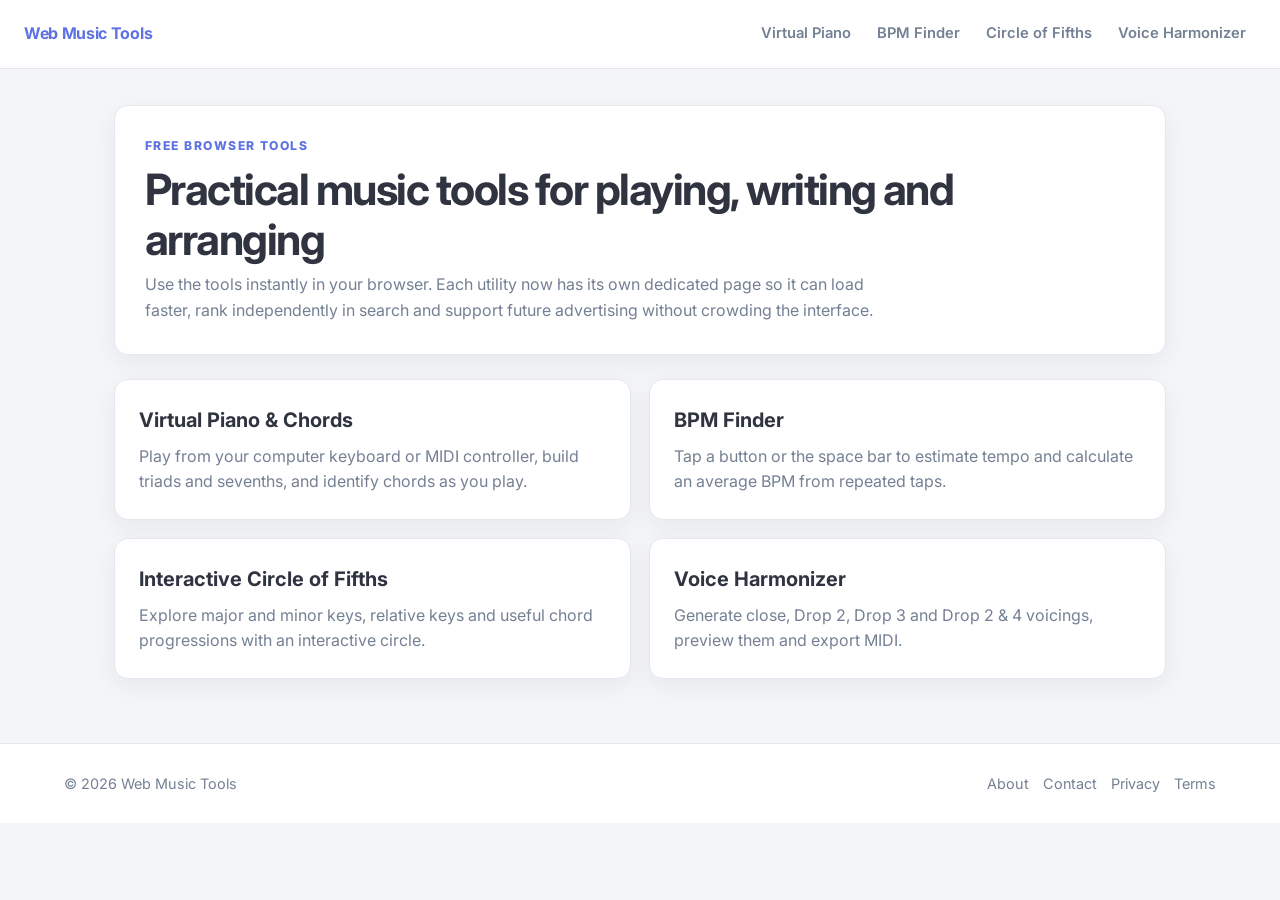
<file: index.html>
<!doctype html>
<html lang="en">
<head>
  <meta charset="utf-8">
  <meta name="viewport" content="width=device-width, initial-scale=1">
  <title>Web Music Tools | Free Interactive Music Utilities</title>
  <meta name="description" content="Free browser-based music tools including a virtual piano, BPM finder, interactive circle of fifths and voice harmonizer.">
  <link rel="canonical" href="/">
  <meta name="robots" content="index,follow">
  <link rel="preconnect" href="https://fonts.googleapis.com">
  <link rel="preconnect" href="https://fonts.gstatic.com" crossorigin>
  <link href="https://fonts.googleapis.com/css2?family=Inter:wght@400;500;600;700;800&display=swap" rel="stylesheet">
  <link rel="stylesheet" href="assets/style.css">
  <script src="assets/config.js"></script>
  <script defer src="assets/js/site.js"></script>
</head>
<body>
<header class="site-header">
  <div class="header-inner">
    <a class="brand" href="/">Web Music Tools</a>
    <button class="nav-toggle" type="button" data-nav-toggle aria-expanded="false" aria-label="Toggle navigation">Menu</button>
    <nav class="site-nav" data-site-nav aria-label="Main navigation">
      <a href="/virtual-piano/">Virtual Piano</a>
      <a href="/bpm-finder/">BPM Finder</a>
      <a href="/circle-of-fifths/">Circle of Fifths</a>
      <a href="/voice-harmonizer/">Voice Harmonizer</a>
    </nav>
  </div>
</header>

<main class="legal-wrap" style="max-width:1100px">
  <section class="hero">
    <div class="eyebrow">Free browser tools</div>
    <h1>Practical music tools for playing, writing and arranging</h1>
    <p>Use the tools instantly in your browser. Each utility now has its own dedicated page so it can load faster, rank independently in search and support future advertising without crowding the interface.</p>
  </section>

  <section class="home-grid" aria-label="Music tools">
    <a class="tool-card" href="/virtual-piano/">
      <h2>Virtual Piano & Chords</h2>
      <p>Play from your computer keyboard or MIDI controller, build triads and sevenths, and identify chords as you play.</p>
    </a>
    <a class="tool-card" href="/bpm-finder/">
      <h2>BPM Finder</h2>
      <p>Tap a button or the space bar to estimate tempo and calculate an average BPM from repeated taps.</p>
    </a>
    <a class="tool-card" href="/circle-of-fifths/">
      <h2>Interactive Circle of Fifths</h2>
      <p>Explore major and minor keys, relative keys and useful chord progressions with an interactive circle.</p>
    </a>
    <a class="tool-card" href="/voice-harmonizer/">
      <h2>Voice Harmonizer</h2>
      <p>Generate close, Drop 2, Drop 3 and Drop 2 & 4 voicings, preview them and export MIDI.</p>
    </a>
  </section>
</main>

<footer class="site-footer">
  <div class="footer-inner">
    <span>© <span data-current-year></span> Web Music Tools</span>
    <div class="footer-links">
      <a href="/about.html">About</a><a href="/contact.html">Contact</a><a href="/privacy.html">Privacy</a><a href="/terms.html">Terms</a>
    </div>
  </div>
</footer>
</body>
</html>
</file>
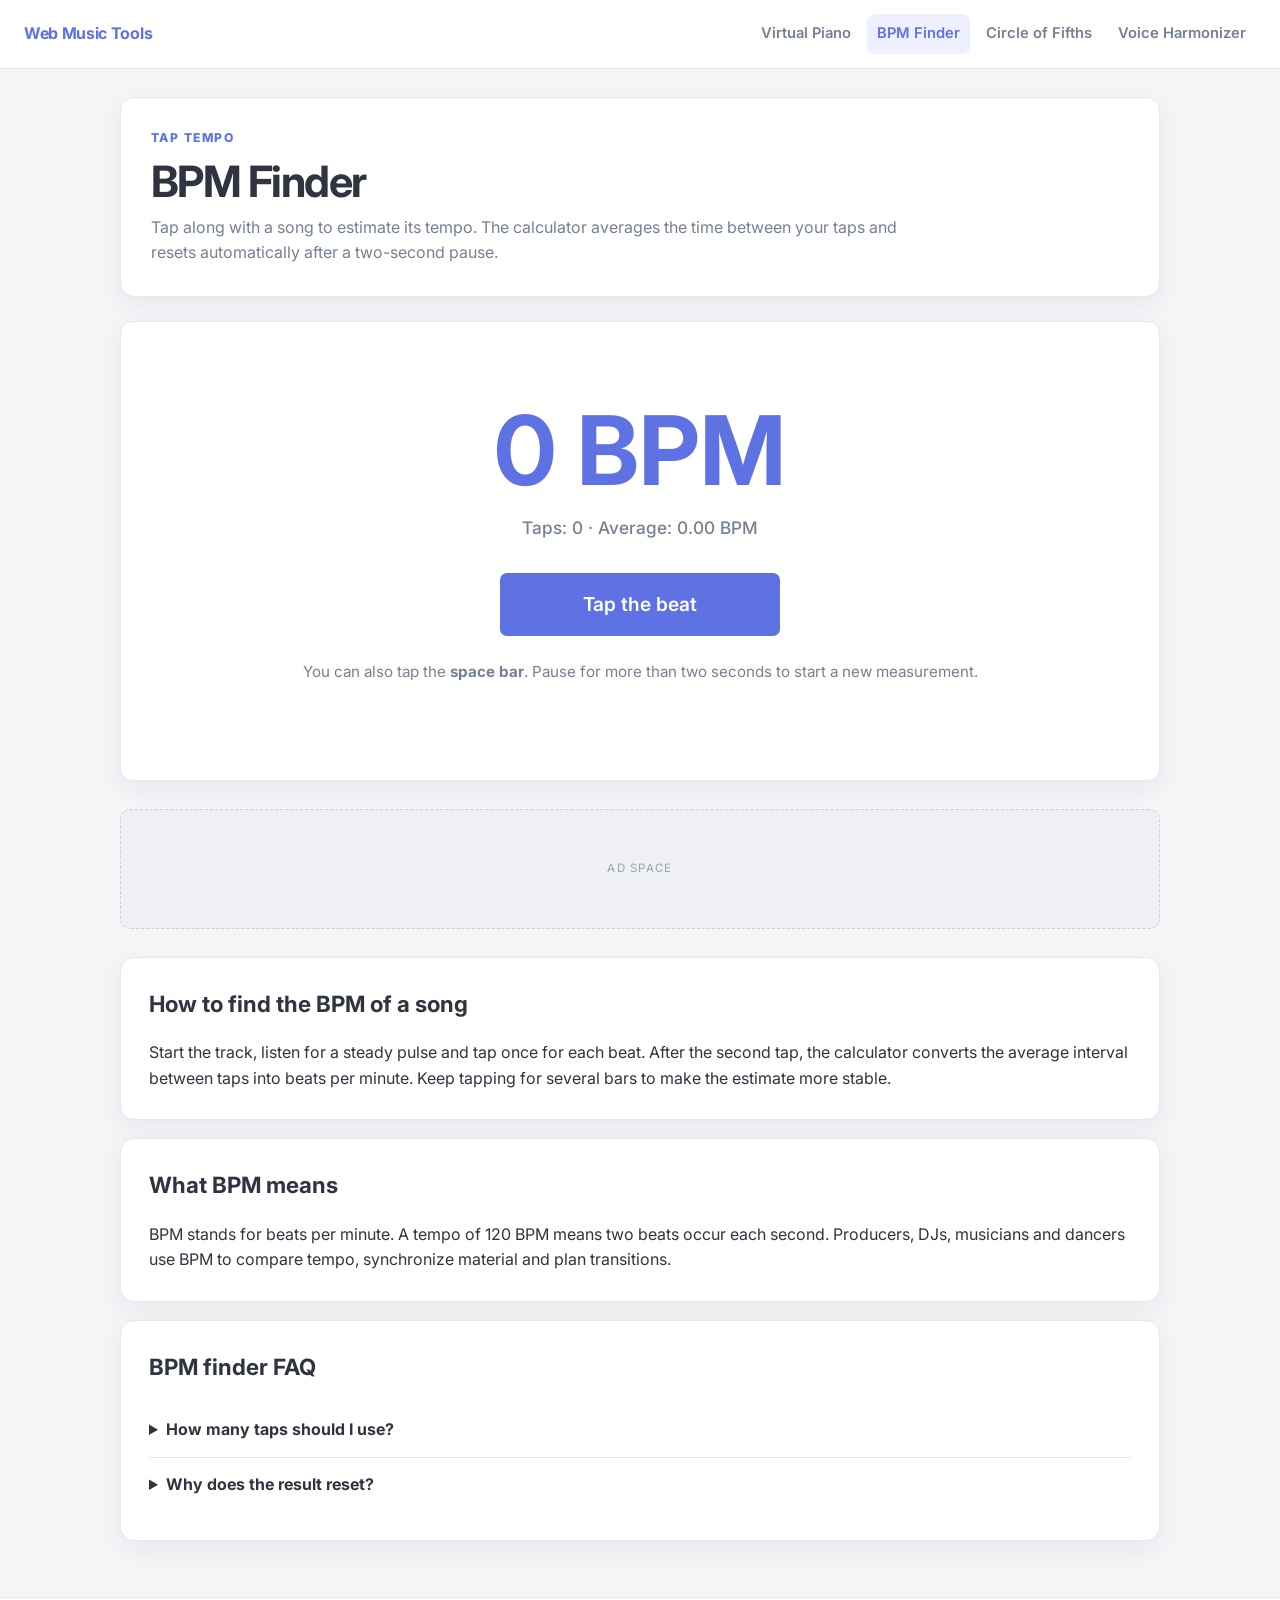
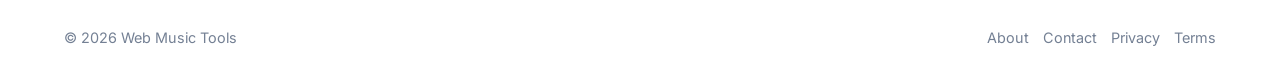
<file: bpm-finder/index.html>
<!doctype html>
<html lang="en">
<head>
  <meta charset="utf-8"><meta name="viewport" content="width=device-width, initial-scale=1">
  <title>BPM Finder & Tap Tempo Calculator</title>
  <meta name="description" content="Find the BPM of a song by tapping the beat. Use the space bar or tap button to calculate tempo and average BPM instantly in your browser.">
  <link rel="canonical" href="/bpm-finder/"><meta name="robots" content="index,follow">
  <link rel="preconnect" href="https://fonts.googleapis.com"><link rel="preconnect" href="https://fonts.gstatic.com" crossorigin>
  <link href="https://fonts.googleapis.com/css2?family=Inter:wght@400;500;600;700;800&display=swap" rel="stylesheet"><link rel="stylesheet" href="../assets/style.css">
  <script src="../assets/config.js"></script><script defer src="../assets/js/site.js"></script><script defer src="../assets/js/monetization.js"></script><script defer src="../assets/js/bpm.js"></script>
</head>
<body>
<header class="site-header"><div class="header-inner"><a class="brand" href="/">Web Music Tools</a><button class="nav-toggle" type="button" data-nav-toggle aria-expanded="false" aria-label="Toggle navigation">Menu</button><nav class="site-nav" data-site-nav><a href="/virtual-piano/">Virtual Piano</a><a class="active" href="/bpm-finder/">BPM Finder</a><a href="/circle-of-fifths/">Circle of Fifths</a><a href="/voice-harmonizer/">Voice Harmonizer</a></nav></div></header>
<div class="site-shell">
  <aside class="ad-rail"><div class="ad-rail-inner"><div class="ad-slot" data-ad-slot-key="leftRail" data-ad-format="vertical">Ad space</div></div></aside>
  <main class="page-content">
    <section class="hero"><div class="eyebrow">Tap tempo</div><h1>BPM Finder</h1><p>Tap along with a song to estimate its tempo. The calculator averages the time between your taps and resets automatically after a two-second pause.</p></section>
    <section class="tool-surface"><div class="bpm-container"><div class="bpm-display"><span id="bpm-value">0</span> BPM</div><div class="bpm-stats">Taps: <span id="tap-count">0</span> · Average: <span id="tap-avg">0.00</span> BPM</div><button id="bpm-tap-btn" class="primary-btn tap-btn" type="button">Tap the beat</button><p class="hint">You can also tap the <strong>space bar</strong>. Pause for more than two seconds to start a new measurement.</p></div></section>
    <div class="ad-slot ad-slot-inline" data-ad-slot-key="inline" data-ad-format="auto">Ad space</div>
    <section class="content-stack">
      <article class="content-card"><h2>How to find the BPM of a song</h2><p>Start the track, listen for a steady pulse and tap once for each beat. After the second tap, the calculator converts the average interval between taps into beats per minute. Keep tapping for several bars to make the estimate more stable.</p></article>
      <article class="content-card"><h2>What BPM means</h2><p>BPM stands for beats per minute. A tempo of 120 BPM means two beats occur each second. Producers, DJs, musicians and dancers use BPM to compare tempo, synchronize material and plan transitions.</p></article>
      <article class="content-card faq"><h2>BPM finder FAQ</h2><details><summary>How many taps should I use?</summary><p>Four to eight steady taps is usually enough for a useful estimate. More taps can reduce the effect of one early or late tap.</p></details><details><summary>Why does the result reset?</summary><p>A pause longer than two seconds is treated as the start of a new tempo measurement.</p></details></article>
    </section>
  </main>
  <aside class="ad-rail"><div class="ad-rail-inner"><div class="ad-slot" data-ad-slot-key="rightRail" data-ad-format="vertical">Ad space</div></div></aside>
</div>
<footer class="site-footer"><div class="footer-inner"><span>© <span data-current-year></span> Web Music Tools</span><div class="footer-links"><a href="/about.html">About</a><a href="/contact.html">Contact</a><a href="/privacy.html">Privacy</a><a href="/terms.html">Terms</a></div></div></footer>
</body></html>
</file>
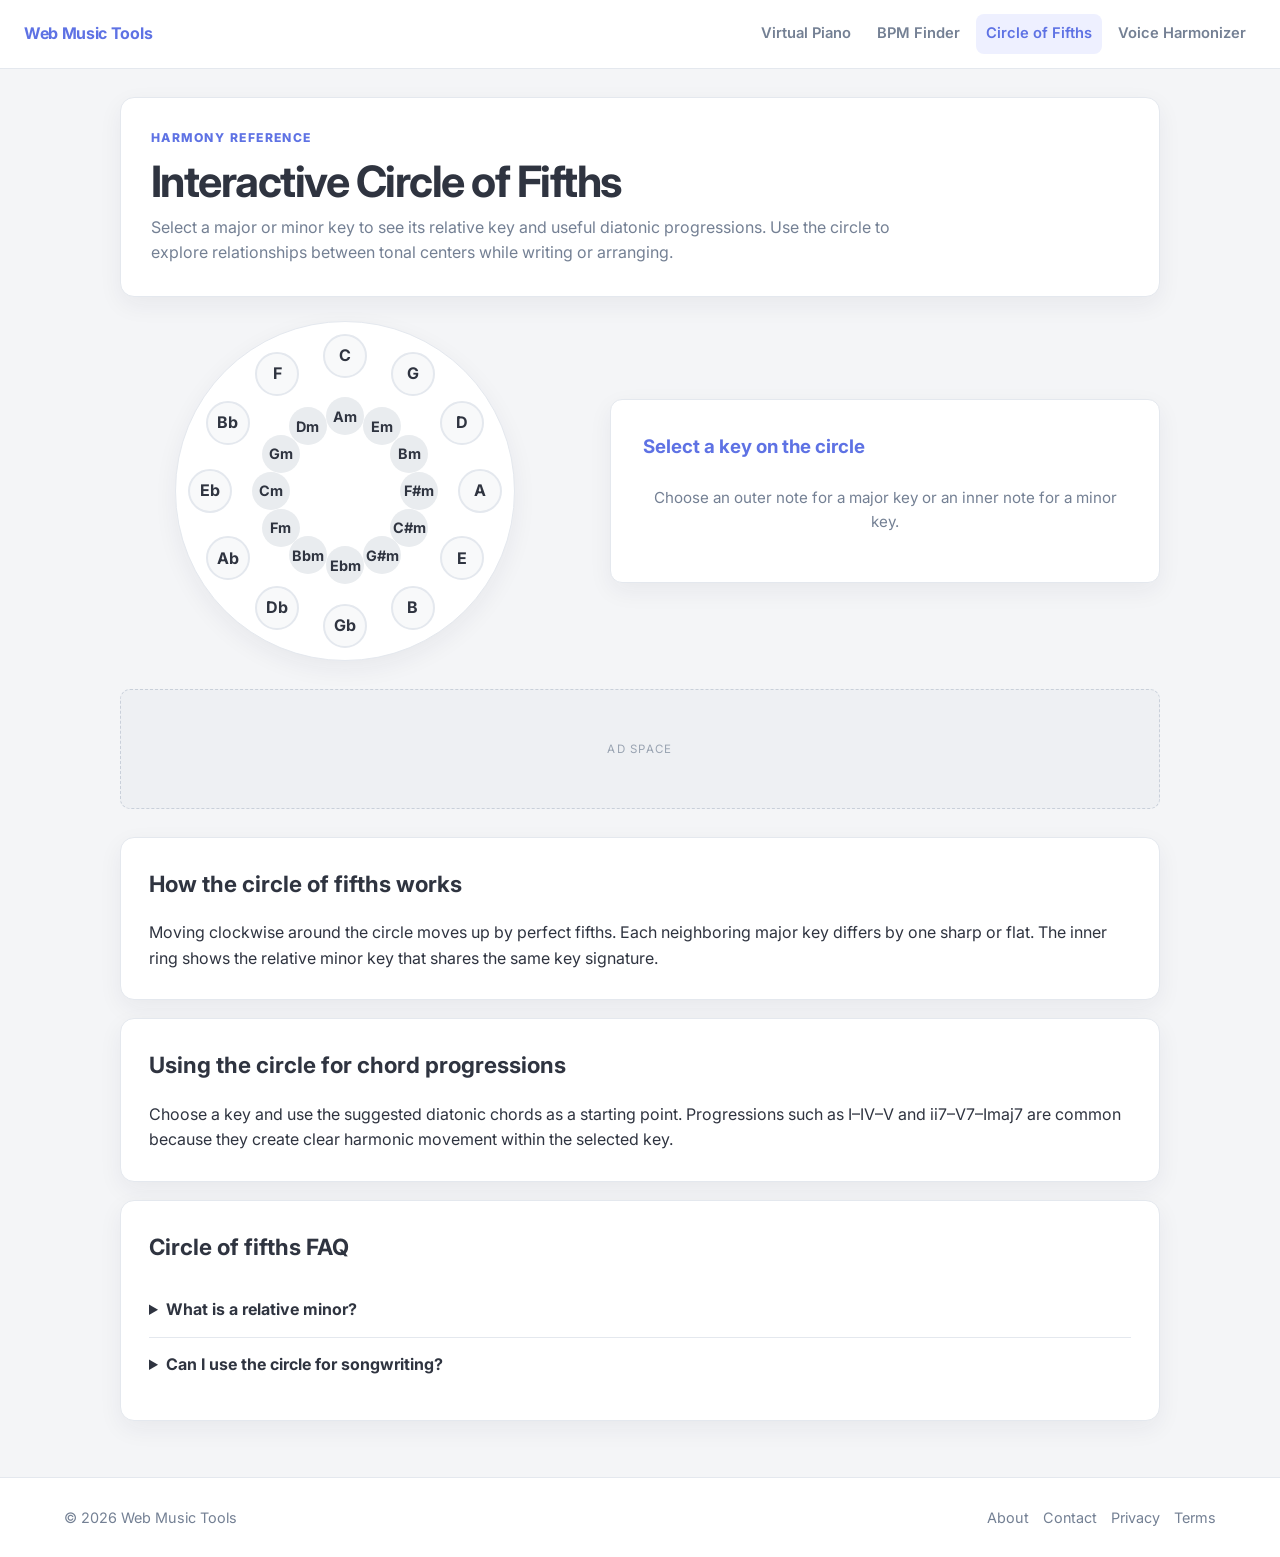
<file: circle-of-fifths/index.html>
<!doctype html>
<html lang="en">
<head>
  <meta charset="utf-8"><meta name="viewport" content="width=device-width, initial-scale=1">
  <title>Interactive Circle of Fifths | Chords & Relative Keys</title>
  <meta name="description" content="Explore the circle of fifths interactively. Select a major or minor key to see relative keys and common chord progressions.">
  <link rel="canonical" href="/circle-of-fifths/"><meta name="robots" content="index,follow">
  <link rel="preconnect" href="https://fonts.googleapis.com"><link rel="preconnect" href="https://fonts.gstatic.com" crossorigin>
  <link href="https://fonts.googleapis.com/css2?family=Inter:wght@400;500;600;700;800&display=swap" rel="stylesheet"><link rel="stylesheet" href="../assets/style.css">
  <script src="../assets/config.js"></script><script defer src="../assets/js/site.js"></script><script defer src="../assets/js/monetization.js"></script><script defer src="../assets/js/circle.js"></script>
</head>
<body>
<header class="site-header"><div class="header-inner"><a class="brand" href="/">Web Music Tools</a><button class="nav-toggle" type="button" data-nav-toggle aria-expanded="false" aria-label="Toggle navigation">Menu</button><nav class="site-nav" data-site-nav><a href="/virtual-piano/">Virtual Piano</a><a href="/bpm-finder/">BPM Finder</a><a class="active" href="/circle-of-fifths/">Circle of Fifths</a><a href="/voice-harmonizer/">Voice Harmonizer</a></nav></div></header>
<div class="site-shell">
  <aside class="ad-rail"><div class="ad-rail-inner"><div class="ad-slot" data-ad-slot-key="leftRail" data-ad-format="vertical">Ad space</div></div></aside>
  <main class="page-content">
    <section class="hero"><div class="eyebrow">Harmony reference</div><h1>Interactive Circle of Fifths</h1><p>Select a major or minor key to see its relative key and useful diatonic progressions. Use the circle to explore relationships between tonal centers while writing or arranging.</p></section>
    <section class="tool-surface"><div class="circle-container"><div class="circle-graphic-wrapper"><div id="circle-graphic" class="circle-graphic"></div></div><div class="chord-suggestions"><h3>Select a key on the circle</h3><div id="suggestion-content"><p class="hint">Choose an outer note for a major key or an inner note for a minor key.</p></div></div></div></section>
    <div class="ad-slot ad-slot-inline" data-ad-slot-key="inline" data-ad-format="auto">Ad space</div>
    <section class="content-stack">
      <article class="content-card"><h2>How the circle of fifths works</h2><p>Moving clockwise around the circle moves up by perfect fifths. Each neighboring major key differs by one sharp or flat. The inner ring shows the relative minor key that shares the same key signature.</p></article>
      <article class="content-card"><h2>Using the circle for chord progressions</h2><p>Choose a key and use the suggested diatonic chords as a starting point. Progressions such as I–IV–V and ii7–V7–Imaj7 are common because they create clear harmonic movement within the selected key.</p></article>
      <article class="content-card faq"><h2>Circle of fifths FAQ</h2><details><summary>What is a relative minor?</summary><p>A relative minor uses the same notes and key signature as its relative major, but centers the music around a different tonic.</p></details><details><summary>Can I use the circle for songwriting?</summary><p>Yes. It is especially useful for finding related keys, diatonic chords and possible modulation paths.</p></details></article>
    </section>
  </main>
  <aside class="ad-rail"><div class="ad-rail-inner"><div class="ad-slot" data-ad-slot-key="rightRail" data-ad-format="vertical">Ad space</div></div></aside>
</div>
<footer class="site-footer"><div class="footer-inner"><span>© <span data-current-year></span> Web Music Tools</span><div class="footer-links"><a href="/about.html">About</a><a href="/contact.html">Contact</a><a href="/privacy.html">Privacy</a><a href="/terms.html">Terms</a></div></div></footer>
</body></html>
</file>
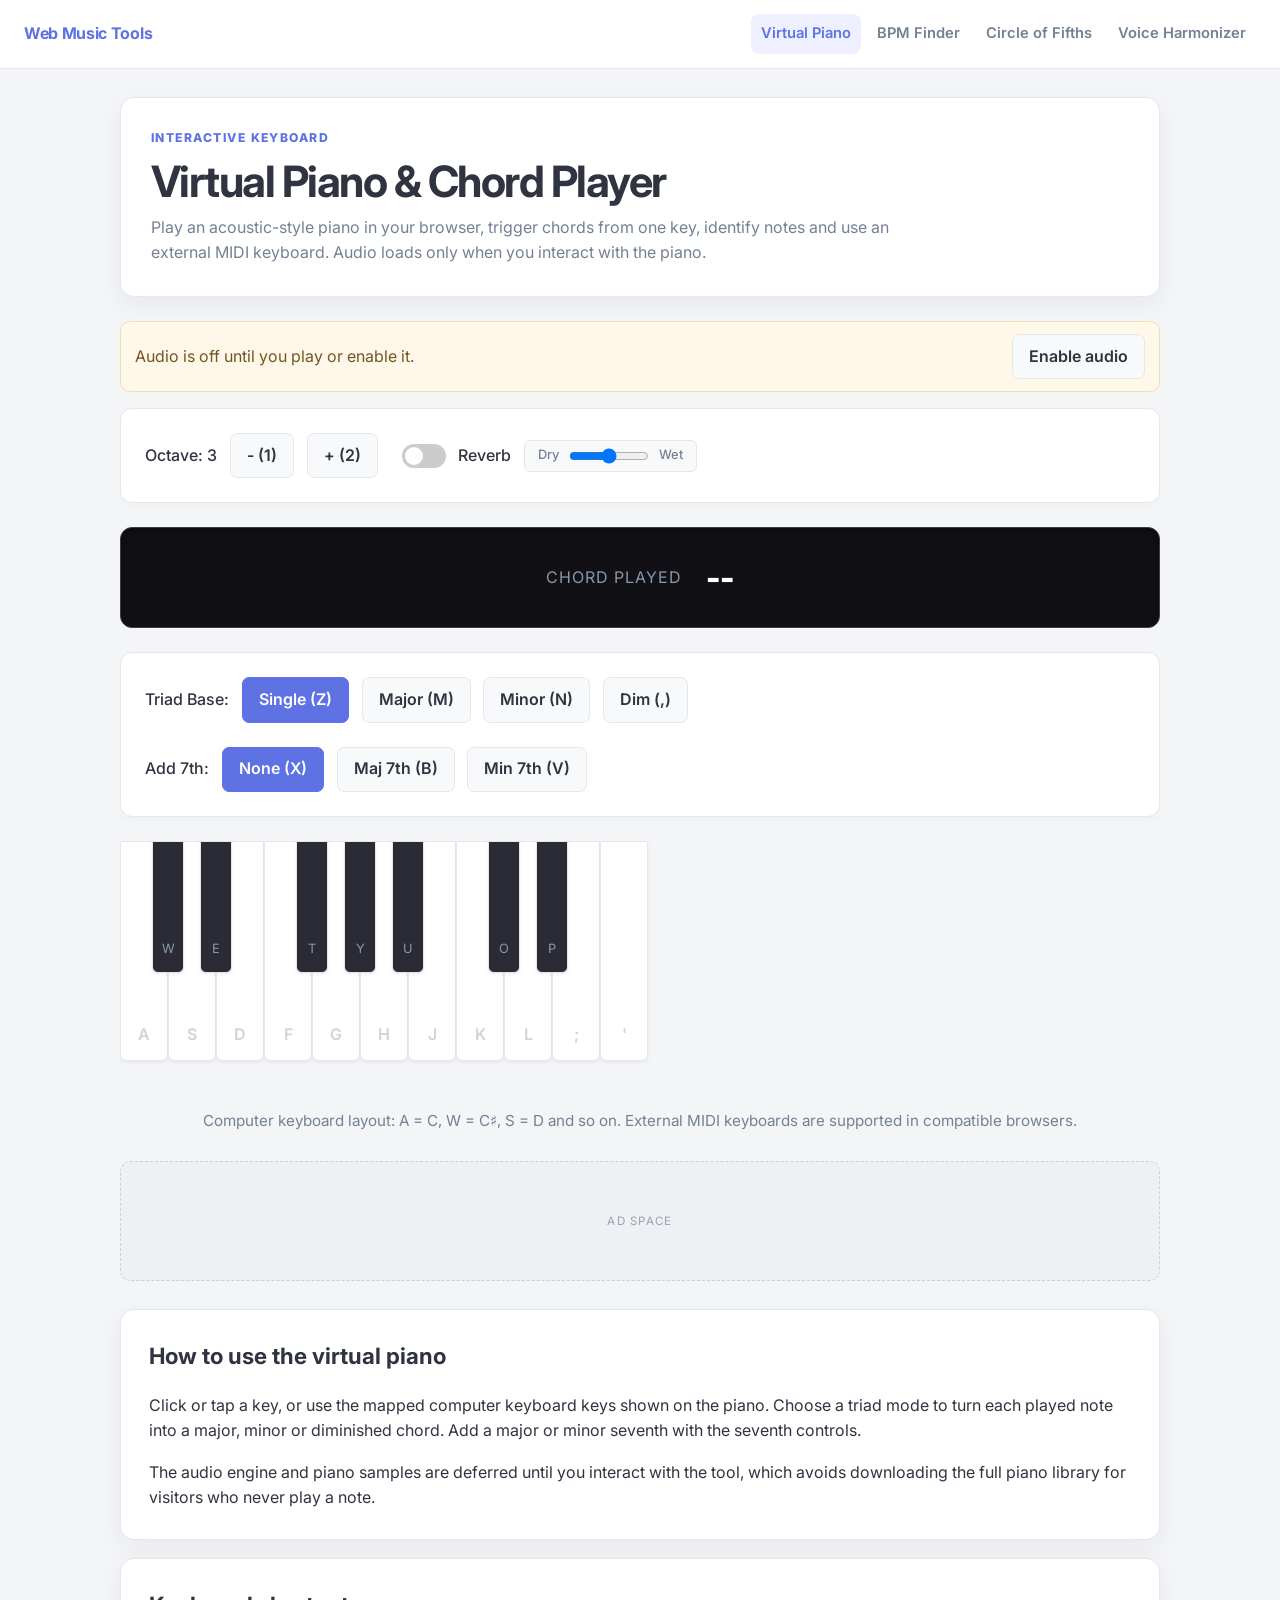
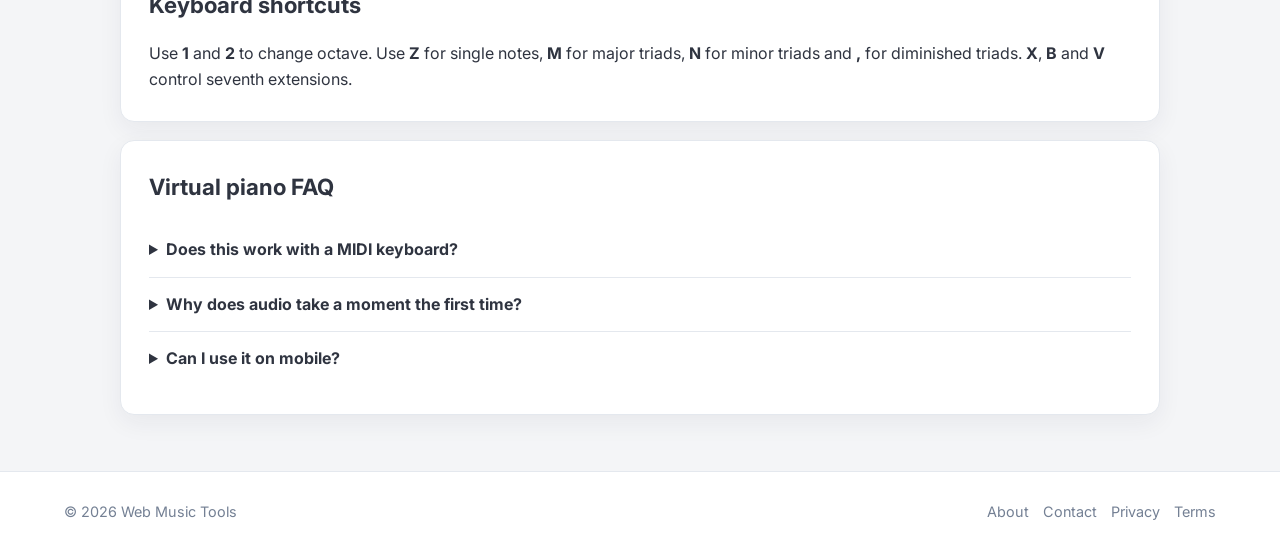
<file: virtual-piano/index.html>
<!doctype html>
<html lang="en">
<head>
  <meta charset="utf-8">
  <meta name="viewport" content="width=device-width, initial-scale=1">
  <title>Virtual Piano Online | Play Chords in Your Browser</title>
  <meta name="description" content="Play a free virtual piano online using your computer keyboard or MIDI controller. Build major, minor and diminished chords and add seventh extensions.">
  <link rel="canonical" href="/virtual-piano/">
  <meta name="robots" content="index,follow">
  <link rel="preconnect" href="https://fonts.googleapis.com"><link rel="preconnect" href="https://fonts.gstatic.com" crossorigin>
  <link href="https://fonts.googleapis.com/css2?family=Inter:wght@400;500;600;700;800&display=swap" rel="stylesheet">
  <link rel="stylesheet" href="../assets/style.css">
  <script src="../assets/config.js"></script>
  <script defer src="../assets/js/site.js"></script>
  <script defer src="../assets/js/monetization.js"></script>
  <script defer src="../assets/js/piano.js"></script>
</head>
<body>
<header class="site-header"><div class="header-inner">
  <a class="brand" href="/">Web Music Tools</a>
  <button class="nav-toggle" type="button" data-nav-toggle aria-expanded="false" aria-label="Toggle navigation">Menu</button>
  <nav class="site-nav" data-site-nav aria-label="Main navigation">
    <a class="active" href="/virtual-piano/">Virtual Piano</a><a href="/bpm-finder/">BPM Finder</a><a href="/circle-of-fifths/">Circle of Fifths</a><a href="/voice-harmonizer/">Voice Harmonizer</a>
  </nav>
</div></header>

<div class="site-shell">
  <aside class="ad-rail" aria-label="Advertisement"><div class="ad-rail-inner"><div class="ad-slot" data-ad-slot-key="leftRail" data-ad-format="vertical">Ad space</div></div></aside>
  <main class="page-content">
    <section class="hero"><div class="eyebrow">Interactive keyboard</div><h1>Virtual Piano & Chord Player</h1><p>Play an acoustic-style piano in your browser, trigger chords from one key, identify notes and use an external MIDI keyboard. Audio loads only when you interact with the piano.</p></section>

    <section class="tool-surface" aria-label="Virtual piano">
      <div id="audio-status" class="audio-status"><span id="audio-status-text">Audio is off until you play or enable it.</span><button id="enable-audio-btn" type="button">Enable audio</button></div>
      <div class="controls piano-top-controls"><div class="controls-left">
        <div class="control-group"><label>Octave: <span id="octave-display">3</span></label><button id="oct-down" type="button">- (1)</button><button id="oct-up" type="button">+ (2)</button></div>
        <div class="control-group"><label class="switch"><input type="checkbox" id="reverb-toggle"><span class="slider-switch round"></span></label><label for="reverb-toggle">Reverb</label><div class="knob-container"><span class="knob-label">Dry</span><input type="range" id="reverb-wet" min="0" max="1" step="0.05" value="0.5" aria-label="Reverb mix"><span class="knob-label">Wet</span></div></div>
      </div></div>
      <div class="chord-display-container"><span class="chord-label">Chord played</span><span id="chord-display" class="chord-value">--</span></div>
      <div class="controls chord-controls">
        <div class="control-group"><span>Triad Base:</span><button class="mode-btn active" data-group="triad" data-mode="single" type="button">Single (Z)</button><button class="mode-btn" data-group="triad" data-mode="major" type="button">Major (M)</button><button class="mode-btn" data-group="triad" data-mode="minor" type="button">Minor (N)</button><button class="mode-btn" data-group="triad" data-mode="dim" type="button">Dim (,)</button></div>
        <div class="control-group"><span>Add 7th:</span><button class="mode-btn active" data-group="seventh" data-mode="none" type="button">None (X)</button><button class="mode-btn" data-group="seventh" data-mode="maj7" type="button">Maj 7th (B)</button><button class="mode-btn" data-group="seventh" data-mode="min7" type="button">Min 7th (V)</button></div>
      </div>
      <div class="piano-wrapper"><div id="piano" class="piano" aria-label="Virtual piano keyboard"></div></div>
      <p class="hint">Computer keyboard layout: A = C, W = C♯, S = D and so on. External MIDI keyboards are supported in compatible browsers.</p>
    </section>

    <div class="ad-slot ad-slot-inline" data-ad-slot-key="inline" data-ad-format="auto">Ad space</div>

    <section class="content-stack">
      <article class="content-card"><h2>How to use the virtual piano</h2><p>Click or tap a key, or use the mapped computer keyboard keys shown on the piano. Choose a triad mode to turn each played note into a major, minor or diminished chord. Add a major or minor seventh with the seventh controls.</p><p>The audio engine and piano samples are deferred until you interact with the tool, which avoids downloading the full piano library for visitors who never play a note.</p></article>
      <article class="content-card"><h2>Keyboard shortcuts</h2><p>Use <strong>1</strong> and <strong>2</strong> to change octave. Use <strong>Z</strong> for single notes, <strong>M</strong> for major triads, <strong>N</strong> for minor triads and <strong>,</strong> for diminished triads. <strong>X</strong>, <strong>B</strong> and <strong>V</strong> control seventh extensions.</p></article>
      <article class="content-card faq"><h2>Virtual piano FAQ</h2><details><summary>Does this work with a MIDI keyboard?</summary><p>Yes, in browsers that support the Web MIDI API. Permission is requested after the audio engine starts.</p></details><details><summary>Why does audio take a moment the first time?</summary><p>The page intentionally postpones Tone.js and the sampled piano files until they are needed. This keeps the initial page lighter.</p></details><details><summary>Can I use it on mobile?</summary><p>Yes. The piano remains horizontally scrollable on narrow screens so the keys keep a usable size.</p></details></article>
    </section>
  </main>
  <aside class="ad-rail" aria-label="Advertisement"><div class="ad-rail-inner"><div class="ad-slot" data-ad-slot-key="rightRail" data-ad-format="vertical">Ad space</div></div></aside>
</div>
<footer class="site-footer"><div class="footer-inner"><span>© <span data-current-year></span> Web Music Tools</span><div class="footer-links"><a href="/about.html">About</a><a href="/contact.html">Contact</a><a href="/privacy.html">Privacy</a><a href="/terms.html">Terms</a></div></div></footer>
</body></html>
</file>
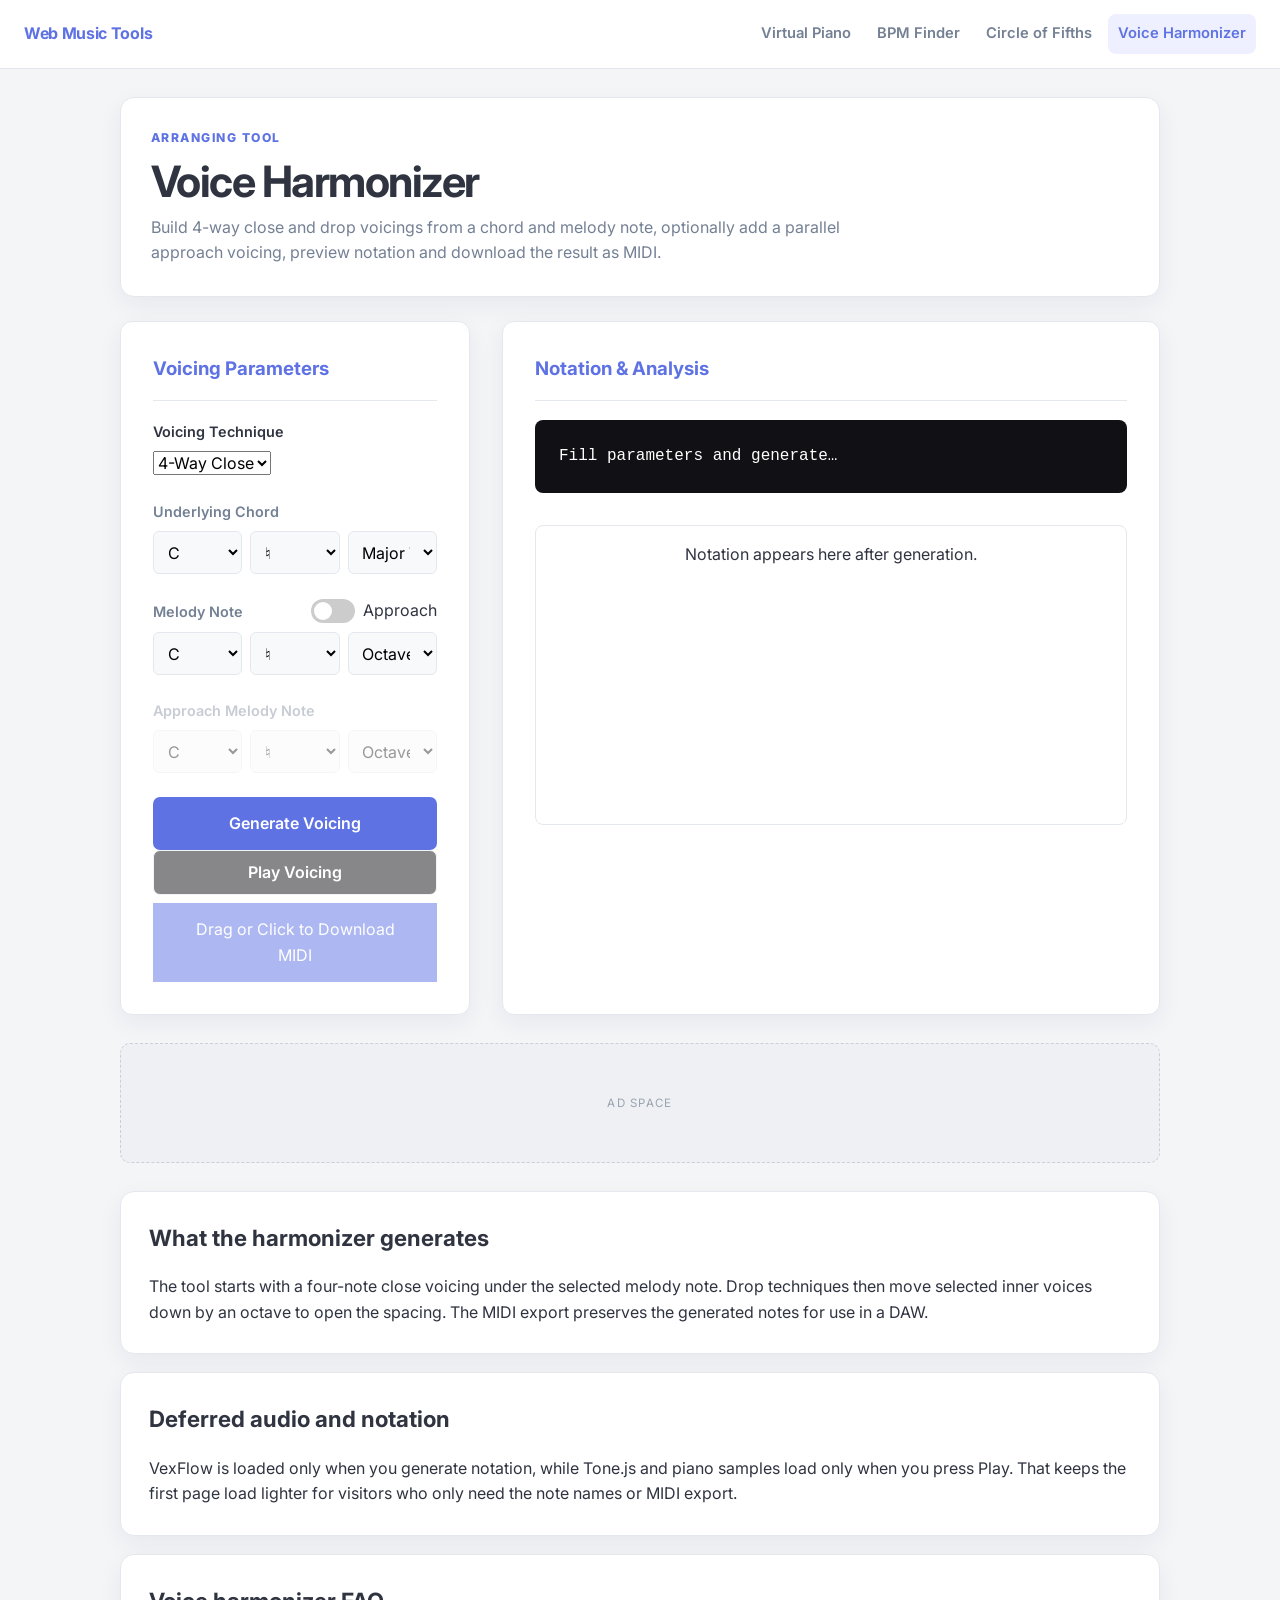
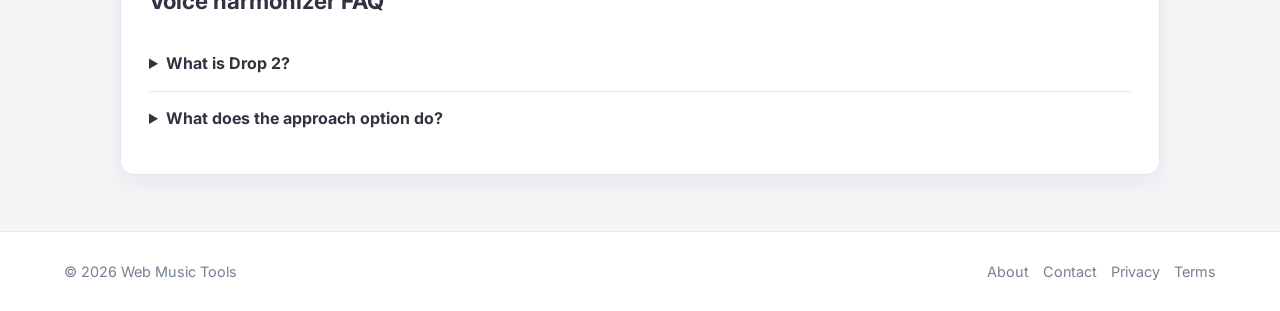
<file: voice-harmonizer/index.html>
<!doctype html>
<html lang="en">
<head>
  <meta charset="utf-8"><meta name="viewport" content="width=device-width, initial-scale=1">
  <title>Voice Harmonizer | Drop 2, Drop 3 & 4-Way Close Voicings</title>
  <meta name="description" content="Generate 4-way close, Drop 2, Drop 3 and Drop 2 & 4 chord voicings from a melody note. Preview notation, hear the voicing and export MIDI.">
  <link rel="canonical" href="/voice-harmonizer/"><meta name="robots" content="index,follow">
  <link rel="preconnect" href="https://fonts.googleapis.com"><link rel="preconnect" href="https://fonts.gstatic.com" crossorigin>
  <link href="https://fonts.googleapis.com/css2?family=Inter:wght@400;500;600;700;800&display=swap" rel="stylesheet"><link rel="stylesheet" href="../assets/style.css">
  <script src="../assets/config.js"></script><script defer src="../assets/js/site.js"></script><script defer src="../assets/js/monetization.js"></script><script defer src="../assets/js/harmonizer.js"></script>
</head>
<body>
<header class="site-header"><div class="header-inner"><a class="brand" href="/">Web Music Tools</a><button class="nav-toggle" type="button" data-nav-toggle aria-expanded="false" aria-label="Toggle navigation">Menu</button><nav class="site-nav" data-site-nav><a href="/virtual-piano/">Virtual Piano</a><a href="/bpm-finder/">BPM Finder</a><a href="/circle-of-fifths/">Circle of Fifths</a><a class="active" href="/voice-harmonizer/">Voice Harmonizer</a></nav></div></header>
<div class="site-shell">
  <aside class="ad-rail"><div class="ad-rail-inner"><div class="ad-slot" data-ad-slot-key="leftRail" data-ad-format="vertical">Ad space</div></div></aside>
  <main class="page-content">
    <section class="hero"><div class="eyebrow">Arranging tool</div><h1>Voice Harmonizer</h1><p>Build 4-way close and drop voicings from a chord and melody note, optionally add a parallel approach voicing, preview notation and download the result as MIDI.</p></section>
    <section class="tool-surface"><div class="harmonizer-grid">
      <div class="harm-panel"><h3>Voicing Parameters</h3>
        <div class="harm-form-group"><label for="harm-technique">Voicing Technique</label><select id="harm-technique"><option value="4way">4-Way Close</option><option value="drop2">Drop 2</option><option value="drop3">Drop 3</option><option value="drop24">Drop 2 &amp; 4</option></select></div>
        <div class="harm-section-title">Underlying Chord</div><div class="harm-inputs-row"><select id="harm-chord-root" aria-label="Chord root"><option>C</option><option>D</option><option>E</option><option>F</option><option>G</option><option>A</option><option>B</option></select><select id="harm-chord-accidental" aria-label="Chord accidental"><option value="">♮</option><option value="#">#</option><option value="b">b</option></select><select id="harm-chord-type" aria-label="Chord type"><option value="Maj7">Major 7</option><option value="7">Dominant 7</option><option value="m7">Minor 7</option><option value="m7b5">Minor 7b5</option><option value="dim7">Diminished 7</option><option value="Maj6">Major 6</option><option value="m6">Minor 6</option></select></div>
        <div class="harm-toggle-group" style="justify-content:space-between"><span id="target-mel-title" class="harm-section-title" style="margin:0">Melody Note</span><span style="display:flex;align-items:center;gap:.5rem"><label class="switch"><input type="checkbox" id="harm-approach-toggle"><span class="slider-switch round"></span></label><label for="harm-approach-toggle">Approach</label></span></div>
        <div class="harm-inputs-row" style="margin-top:.5rem"><select id="harm-mel-note" aria-label="Melody note"><option>C</option><option>D</option><option>E</option><option>F</option><option>G</option><option>A</option><option>B</option></select><select id="harm-mel-accidental" aria-label="Melody accidental"><option value="">♮</option><option value="#">#</option><option value="b">b</option></select><select id="harm-mel-octave" aria-label="Melody octave"><option value="4">Octave 4</option><option value="5" selected>Octave 5</option><option value="6">Octave 6</option></select></div>
        <div id="approach-inputs" class="disabled-panel"><div class="harm-section-title">Approach Melody Note</div><div class="harm-inputs-row"><select id="harm-app-note" aria-label="Approach note"><option>C</option><option>D</option><option>E</option><option>F</option><option>G</option><option>A</option><option>B</option></select><select id="harm-app-accidental" aria-label="Approach accidental"><option value="">♮</option><option value="#">#</option><option value="b">b</option></select><select id="harm-app-octave" aria-label="Approach octave"><option value="4">Octave 4</option><option value="5" selected>Octave 5</option><option value="6">Octave 6</option></select></div></div>
        <button id="btn-generate-voicing" class="primary-btn" type="button">Generate Voicing</button><button id="btn-play-voicing" class="secondary-btn" type="button" disabled>Play Voicing</button><a id="btn-download-midi" class="primary-btn disabled-btn" style="display:block;text-align:center;text-decoration:none;margin-top:.5rem" draggable="true">Drag or Click to Download MIDI</a>
      </div>
      <div class="harm-panel"><h3>Notation &amp; Analysis</h3><div id="harm-text-readout" class="harm-readout">Fill parameters and generate…</div><div class="vexflow-container" id="vexflow-canvas">Notation appears here after generation.</div></div>
    </div></section>
    <div class="ad-slot ad-slot-inline" data-ad-slot-key="inline" data-ad-format="auto">Ad space</div>
    <section class="content-stack">
      <article class="content-card"><h2>What the harmonizer generates</h2><p>The tool starts with a four-note close voicing under the selected melody note. Drop techniques then move selected inner voices down by an octave to open the spacing. The MIDI export preserves the generated notes for use in a DAW.</p></article>
      <article class="content-card"><h2>Deferred audio and notation</h2><p>VexFlow is loaded only when you generate notation, while Tone.js and piano samples load only when you press Play. That keeps the first page load lighter for visitors who only need the note names or MIDI export.</p></article>
      <article class="content-card faq"><h2>Voice harmonizer FAQ</h2><details><summary>What is Drop 2?</summary><p>Drop 2 takes the second-highest voice of a close-position four-note chord and moves it down one octave, creating a more open voicing.</p></details><details><summary>What does the approach option do?</summary><p>It creates a parallel approach voicing by moving the generated target voices by the same interval as the approach melody note.</p></details></article>
    </section>
  </main>
  <aside class="ad-rail"><div class="ad-rail-inner"><div class="ad-slot" data-ad-slot-key="rightRail" data-ad-format="vertical">Ad space</div></div></aside>
</div>
<footer class="site-footer"><div class="footer-inner"><span>© <span data-current-year></span> Web Music Tools</span><div class="footer-links"><a href="/about.html">About</a><a href="/contact.html">Contact</a><a href="/privacy.html">Privacy</a><a href="/terms.html">Terms</a></div></div></footer>
</body></html>
</file>
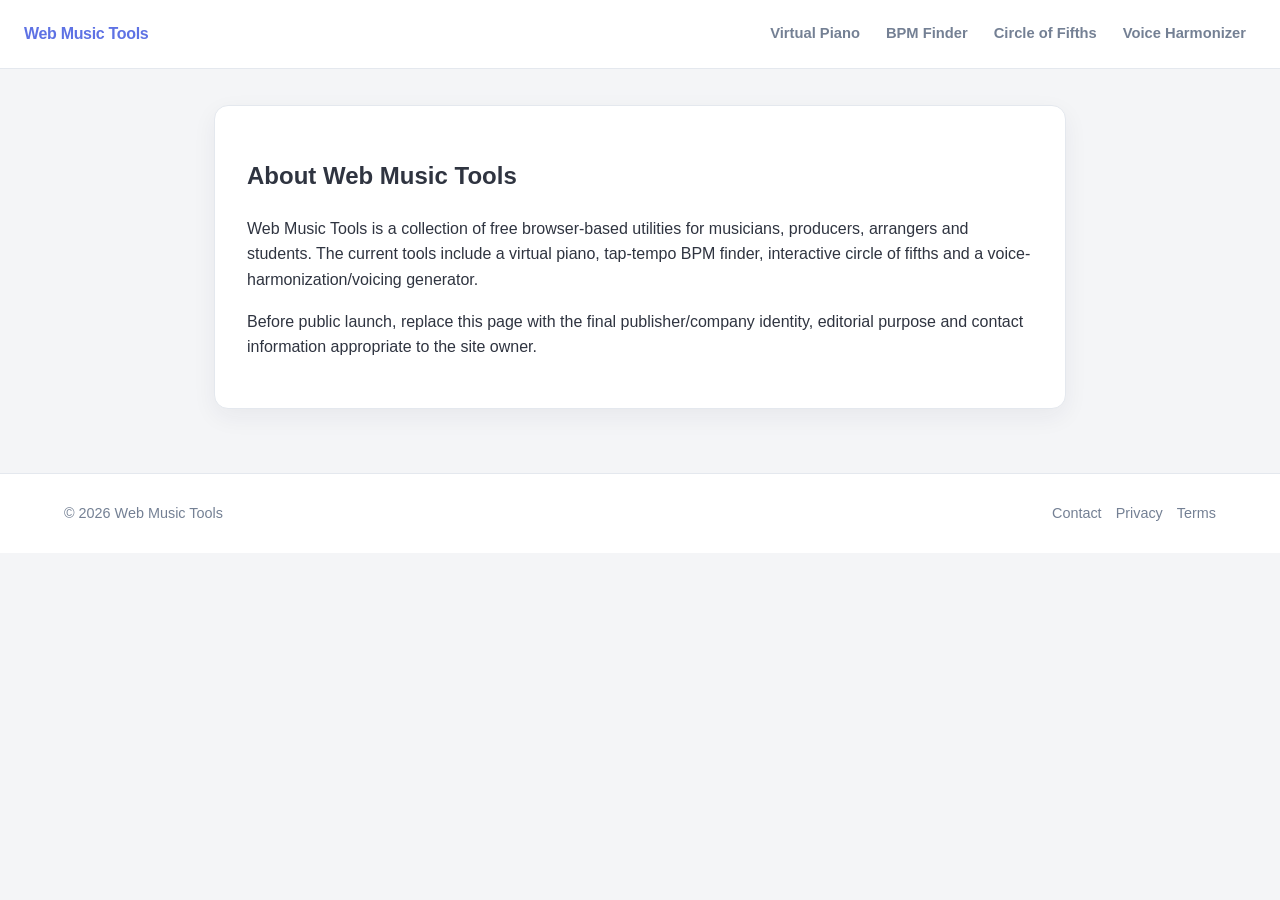
<file: about.html>
<!doctype html><html lang="en"><head><meta charset="utf-8"><meta name="viewport" content="width=device-width, initial-scale=1"><title>About | Web Music Tools</title><meta name="description" content="About Web Music Tools and its free browser-based utilities for musicians."><link rel="canonical" href="/about.html"><link rel="stylesheet" href="assets/style.css"><script src="assets/config.js"></script><script defer src="assets/js/site.js"></script></head><body>
<header class="site-header"><div class="header-inner"><a class="brand" href="/">Web Music Tools</a><nav class="site-nav" style="display:flex"><a href="/virtual-piano/">Virtual Piano</a><a href="/bpm-finder/">BPM Finder</a><a href="/circle-of-fifths/">Circle of Fifths</a><a href="/voice-harmonizer/">Voice Harmonizer</a></nav></div></header>
<main class="legal-wrap"><article class="legal-card"><h1>About Web Music Tools</h1><p>Web Music Tools is a collection of free browser-based utilities for musicians, producers, arrangers and students. The current tools include a virtual piano, tap-tempo BPM finder, interactive circle of fifths and a voice-harmonization/voicing generator.</p><p>Before public launch, replace this page with the final publisher/company identity, editorial purpose and contact information appropriate to the site owner.</p></article></main>
<footer class="site-footer"><div class="footer-inner"><span>© <span data-current-year></span> Web Music Tools</span><div class="footer-links"><a href="/contact.html">Contact</a><a href="/privacy.html">Privacy</a><a href="/terms.html">Terms</a></div></div></footer></body></html>
</file>
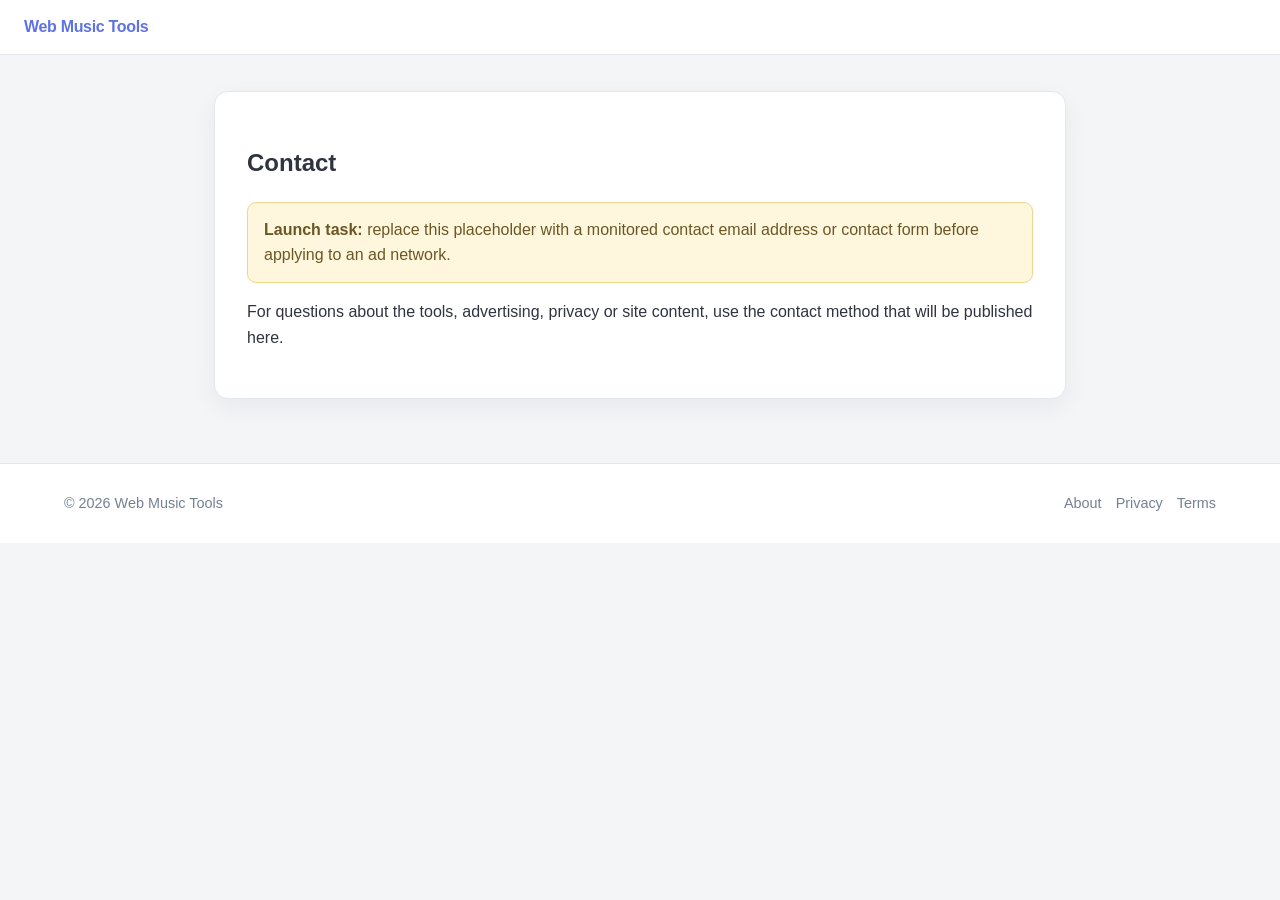
<file: contact.html>
<!doctype html><html lang="en"><head><meta charset="utf-8"><meta name="viewport" content="width=device-width, initial-scale=1"><title>Contact | Web Music Tools</title><meta name="description" content="Contact Web Music Tools."><link rel="canonical" href="/contact.html"><link rel="stylesheet" href="assets/style.css"><script src="assets/config.js"></script><script defer src="assets/js/site.js"></script></head><body>
<header class="site-header"><div class="header-inner"><a class="brand" href="/">Web Music Tools</a></div></header><main class="legal-wrap"><article class="legal-card"><h1>Contact</h1><div class="notice"><strong>Launch task:</strong> replace this placeholder with a monitored contact email address or contact form before applying to an ad network.</div><p>For questions about the tools, advertising, privacy or site content, use the contact method that will be published here.</p></article></main>
<footer class="site-footer"><div class="footer-inner"><span>© <span data-current-year></span> Web Music Tools</span><div class="footer-links"><a href="/about.html">About</a><a href="/privacy.html">Privacy</a><a href="/terms.html">Terms</a></div></div></footer></body></html>
</file>
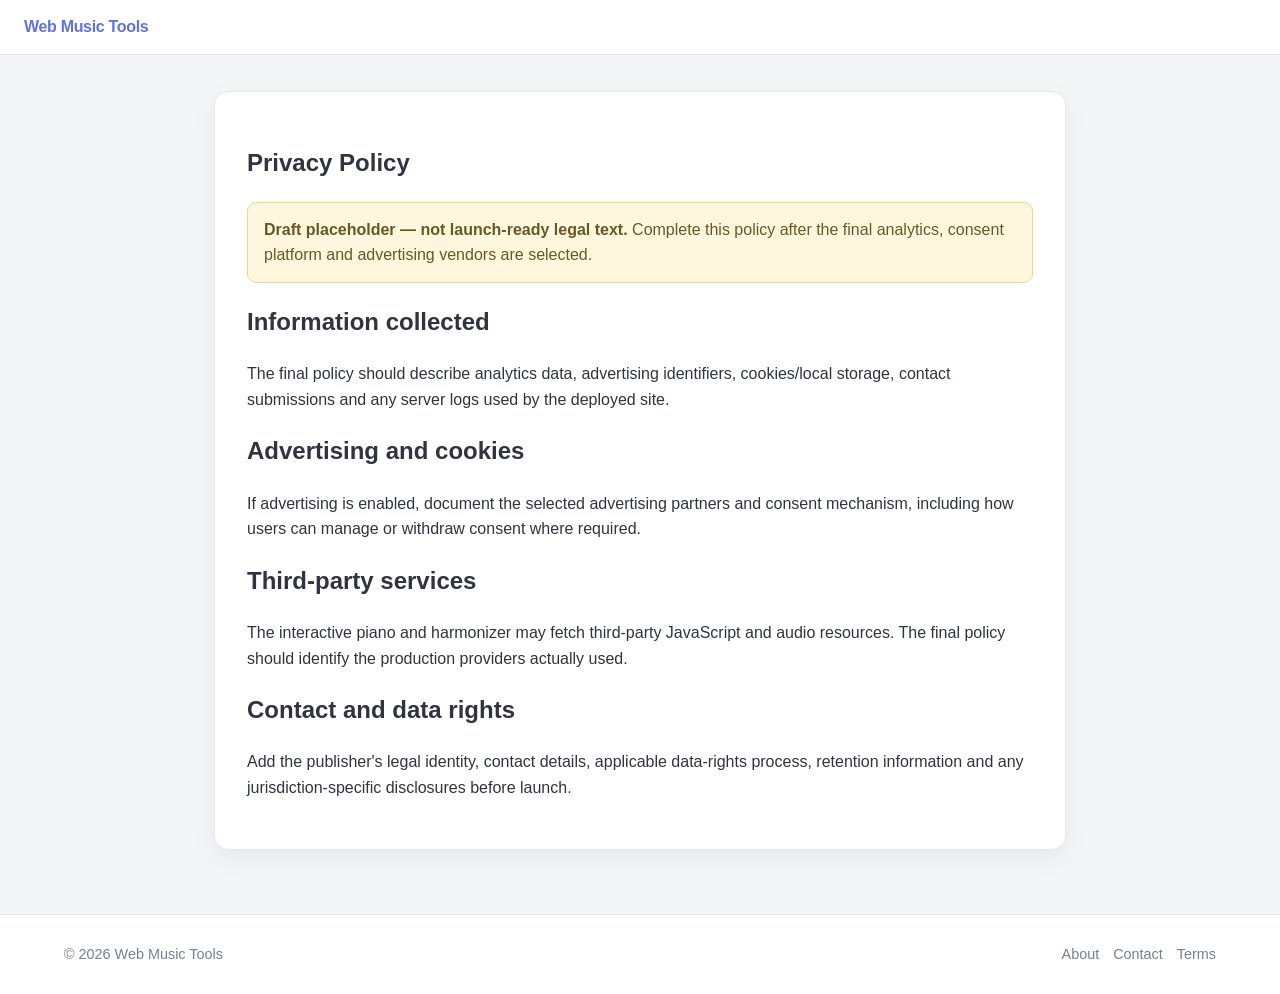
<file: privacy.html>
<!doctype html><html lang="en"><head><meta charset="utf-8"><meta name="viewport" content="width=device-width, initial-scale=1"><title>Privacy Policy | Web Music Tools</title><meta name="description" content="Privacy policy for Web Music Tools."><link rel="canonical" href="/privacy.html"><link rel="stylesheet" href="assets/style.css"><script src="assets/config.js"></script><script defer src="assets/js/site.js"></script></head><body>
<header class="site-header"><div class="header-inner"><a class="brand" href="/">Web Music Tools</a></div></header><main class="legal-wrap"><article class="legal-card"><h1>Privacy Policy</h1><div class="notice"><strong>Draft placeholder — not launch-ready legal text.</strong> Complete this policy after the final analytics, consent platform and advertising vendors are selected.</div><h2>Information collected</h2><p>The final policy should describe analytics data, advertising identifiers, cookies/local storage, contact submissions and any server logs used by the deployed site.</p><h2>Advertising and cookies</h2><p>If advertising is enabled, document the selected advertising partners and consent mechanism, including how users can manage or withdraw consent where required.</p><h2>Third-party services</h2><p>The interactive piano and harmonizer may fetch third-party JavaScript and audio resources. The final policy should identify the production providers actually used.</p><h2>Contact and data rights</h2><p>Add the publisher's legal identity, contact details, applicable data-rights process, retention information and any jurisdiction-specific disclosures before launch.</p></article></main>
<footer class="site-footer"><div class="footer-inner"><span>© <span data-current-year></span> Web Music Tools</span><div class="footer-links"><a href="/about.html">About</a><a href="/contact.html">Contact</a><a href="/terms.html">Terms</a></div></div></footer></body></html>
</file>
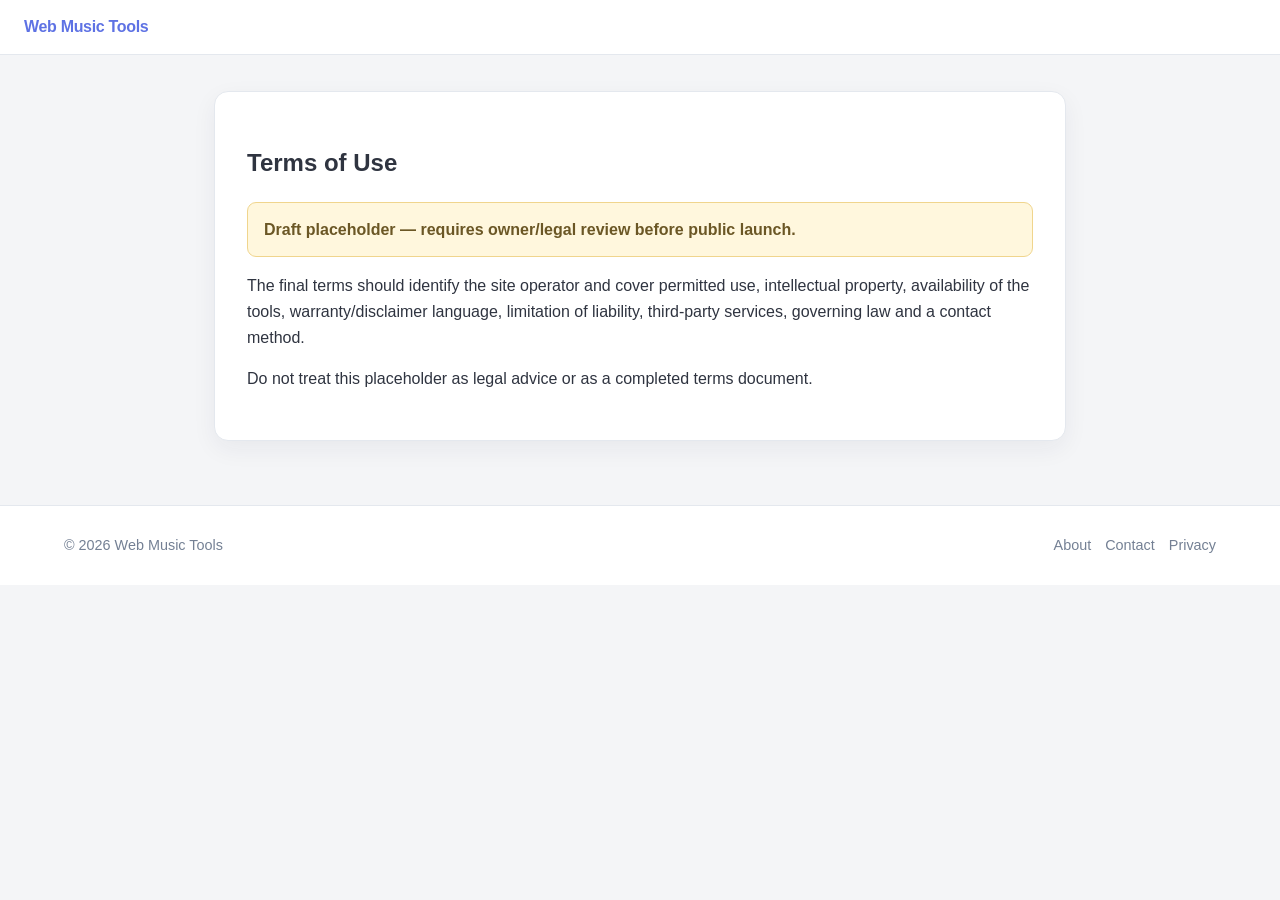
<file: terms.html>
<!doctype html><html lang="en"><head><meta charset="utf-8"><meta name="viewport" content="width=device-width, initial-scale=1"><title>Terms of Use | Web Music Tools</title><meta name="description" content="Terms of use for Web Music Tools."><link rel="canonical" href="/terms.html"><link rel="stylesheet" href="assets/style.css"><script src="assets/config.js"></script><script defer src="assets/js/site.js"></script></head><body>
<header class="site-header"><div class="header-inner"><a class="brand" href="/">Web Music Tools</a></div></header><main class="legal-wrap"><article class="legal-card"><h1>Terms of Use</h1><div class="notice"><strong>Draft placeholder — requires owner/legal review before public launch.</strong></div><p>The final terms should identify the site operator and cover permitted use, intellectual property, availability of the tools, warranty/disclaimer language, limitation of liability, third-party services, governing law and a contact method.</p><p>Do not treat this placeholder as legal advice or as a completed terms document.</p></article></main>
<footer class="site-footer"><div class="footer-inner"><span>© <span data-current-year></span> Web Music Tools</span><div class="footer-links"><a href="/about.html">About</a><a href="/contact.html">Contact</a><a href="/privacy.html">Privacy</a></div></div></footer></body></html>
</file>
<file: assets/style.css>
:root {
  --bg-color: #f4f5f7;
  --panel-bg: #ffffff;
  --accent: #5e72e4;
  --accent-hover: #485bcf;
  --text-main: #2f3440;
  --text-muted: #748094;
  --border-color: #e4e8ee;
  --shadow: 0 8px 24px rgba(30, 39, 60, 0.06);
  --content-max: 1040px;
  --rail-width: 160px;
  --rail-gap: 22px;
}

* { box-sizing: border-box; }
html { scroll-behavior: smooth; }
body {
  margin: 0;
  font-family: 'Inter', -apple-system, BlinkMacSystemFont, "Segoe UI", Roboto, Helvetica, Arial, sans-serif;
  background: var(--bg-color);
  color: var(--text-main);
  line-height: 1.6;
}
a { color: var(--accent); }
img, svg { max-width: 100%; }
button, select, input { font: inherit; }
button { touch-action: manipulation; }

.site-header {
  position: sticky;
  top: 0;
  z-index: 100;
  background: rgba(255,255,255,.96);
  border-bottom: 1px solid var(--border-color);
  backdrop-filter: blur(10px);
}
.header-inner {
  max-width: 1440px;
  margin: 0 auto;
  padding: 14px 24px;
  display: flex;
  align-items: center;
  gap: 24px;
}
.brand {
  color: var(--accent);
  text-decoration: none;
  font-weight: 700;
  letter-spacing: -.02em;
  white-space: nowrap;
}
.site-nav {
  margin-left: auto;
  display: flex;
  align-items: center;
  gap: 6px;
}
.site-nav a {
  color: var(--text-muted);
  text-decoration: none;
  font-weight: 600;
  font-size: .92rem;
  padding: 8px 10px;
  border-radius: 8px;
}
.site-nav a:hover, .site-nav a.active { background: #eef0ff; color: var(--accent); }
.nav-toggle { display: none; margin-left: auto; }

.site-shell {
  width: 100%;
  max-width: calc(var(--content-max) + (var(--rail-width) * 2) + (var(--rail-gap) * 2) + 48px);
  margin: 0 auto;
  padding: 28px 24px 56px;
  display: grid;
  grid-template-columns: var(--rail-width) minmax(0, var(--content-max)) var(--rail-width);
  gap: var(--rail-gap);
  justify-content: center;
  align-items: start;
}
.page-content { min-width: 0; }
.ad-rail { min-height: 1px; }
.ad-rail-inner { position: sticky; top: 94px; }
.ad-slot {
  min-height: 600px;
  width: 160px;
  background: #eef0f3;
  border: 1px dashed #c9d0da;
  border-radius: 10px;
  display: flex;
  align-items: center;
  justify-content: center;
  color: #9aa4b2;
  font-size: .72rem;
  text-transform: uppercase;
  letter-spacing: .11em;
  overflow: hidden;
}
.ad-slot-inline {
  width: 100%;
  min-height: 120px;
  margin: 28px 0;
}
.ad-slot-live { border: 0; background: transparent; min-height: 0; }

.hero, .tool-card, .content-card, .legal-card {
  background: var(--panel-bg);
  border: 1px solid var(--border-color);
  border-radius: 14px;
  box-shadow: var(--shadow);
}
.hero { padding: 30px; margin-bottom: 24px; }
.hero h1 { margin: 0 0 8px; font-size: clamp(1.8rem, 4vw, 2.7rem); line-height: 1.15; letter-spacing: -.035em; }
.hero p { margin: 0; color: var(--text-muted); max-width: 760px; }
.eyebrow { color: var(--accent); font-size: .76rem; font-weight: 800; text-transform: uppercase; letter-spacing: .12em; margin-bottom: 10px; }

.home-grid { display: grid; grid-template-columns: repeat(2, minmax(0, 1fr)); gap: 18px; }
.tool-card { padding: 24px; text-decoration: none; color: inherit; transition: transform .15s ease, box-shadow .15s ease; }
.tool-card:hover { transform: translateY(-2px); box-shadow: 0 12px 28px rgba(30,39,60,.09); }
.tool-card h2 { margin: 0 0 8px; font-size: 1.25rem; }
.tool-card p { margin: 0; color: var(--text-muted); }

.tool-surface { margin-bottom: 28px; }
.controls {
  display: flex;
  flex-wrap: wrap;
  gap: 1.5rem;
  margin-bottom: 1.5rem;
  background: var(--panel-bg);
  padding: 1.5rem;
  border-radius: 12px;
  border: 1px solid var(--border-color);
  box-shadow: 0 4px 6px rgba(0,0,0,0.02);
}
.piano-top-controls { justify-content: space-between; }
.controls-left, .controls-right { display: flex; flex-wrap: wrap; gap: 1.5rem; align-items: center; }
.control-group { display: flex; flex-wrap: wrap; align-items: center; gap: .8rem; font-weight: 500; }
button {
  background: #f8f9fa;
  color: var(--text-main);
  border: 1px solid var(--border-color);
  padding: .55rem 1rem;
  border-radius: 7px;
  cursor: pointer;
  font-weight: 600;
  transition: all .15s ease;
}
button:hover { background: #e9ecef; }
button.active { background: var(--accent); color: #fff; border-color: var(--accent); }
.primary-btn { background: var(--accent); color: white; border: 0; padding: .85rem 1.5rem; width: 100%; }
.primary-btn:hover { background: var(--accent-hover); }
.secondary-btn { background: #111115; color: white; width: 100%; }
.secondary-btn:disabled, .disabled-btn { opacity: .5; cursor: not-allowed; pointer-events: none; }

.switch { position: relative; display: inline-block; width: 44px; height: 24px; }
.switch input { opacity: 0; width: 0; height: 0; }
.slider-switch { position: absolute; cursor: pointer; inset: 0; background-color: #ccc; transition: .2s; }
.slider-switch:before { position: absolute; content: ""; height: 18px; width: 18px; left: 3px; bottom: 3px; background-color: white; transition: .2s; }
input:checked + .slider-switch { background-color: var(--accent); }
input:checked + .slider-switch:before { transform: translateX(20px); }
.slider-switch.round { border-radius: 24px; }
.slider-switch.round:before { border-radius: 50%; }
.knob-container { display: flex; align-items: center; gap: .5rem; background: #f8f9fa; padding: .3rem .8rem; border-radius: 6px; border: 1px solid var(--border-color); }
.knob-label { font-size: .8rem; color: var(--text-muted); }
input[type=range] { width: 80px; cursor: pointer; }

.chord-display-container { display: flex; align-items: center; justify-content: center; background: #111115; padding: 1.5rem; border-radius: 12px; margin-bottom: 1.5rem; box-shadow: inset 0 3px 8px rgba(0,0,0,.4); border: 1px solid #3a3a48; }
.chord-label { font-size: 1rem; color: #8898aa; text-transform: uppercase; letter-spacing: 1px; }
.chord-value { font-size: 2rem; font-weight: 800; color: #fff; margin-left: 1.5rem; }

.audio-status { background: #fff8e8; border: 1px solid #f1ddb3; color: #715522; border-radius: 10px; padding: 12px 14px; margin-bottom: 16px; display: flex; align-items: center; gap: 12px; justify-content: space-between; }
.audio-status.ready { background: #edf8f0; border-color: #cce8d2; color: #35633e; }
.audio-status button { flex: 0 0 auto; }

.piano-wrapper { overflow-x: auto; padding-bottom: 1.5rem; }
.piano { display: flex; position: relative; height: 220px; min-width: 744px; }
.key { border: 1px solid var(--border-color); border-radius: 0 0 6px 6px; cursor: pointer; box-sizing: border-box; box-shadow: 0 2px 4px rgba(0,0,0,.05); transition: background .1s ease; user-select: none; }
.key.white { width: 48px; height: 100%; background: #fff; color: #ced4da; z-index: 1; display: flex; align-items: flex-end; justify-content: center; padding-bottom: 12px; font-weight: 600; }
.key.black { width: 32px; height: 60%; background: #2b2b36; color: #8898aa; z-index: 2; margin-left: -16px; margin-right: -16px; display: flex; align-items: flex-end; justify-content: center; padding-bottom: 12px; font-size: .8rem; }
.key.active { background: var(--accent) !important; color: #fff !important; }
.hint { color: var(--text-muted); font-size: .95rem; text-align: center; margin-top: 1.5rem; }

.bpm-container { text-align: center; background: var(--panel-bg); padding: clamp(2.5rem, 8vw, 5rem) 2rem; border-radius: 12px; border: 1px solid var(--border-color); box-shadow: var(--shadow); }
.bpm-display { font-size: clamp(3.4rem, 12vw, 6rem); font-weight: 700; color: var(--accent); margin-bottom: 1rem; line-height: 1; }
.bpm-stats { font-size: 1.08rem; color: var(--text-muted); font-weight: 500; }
.tap-btn { max-width: 280px; margin: 2rem auto 0; font-size: 1.2rem; padding: 1rem; }

.circle-container { display: grid; grid-template-columns: minmax(300px, .9fr) 1.1fr; gap: 2.5rem; align-items: center; }
.circle-graphic-wrapper { position: relative; width: min(340px, 84vw); aspect-ratio: 1; margin: 0 auto; background: #fff; border-radius: 50%; box-shadow: var(--shadow); border: 1px solid var(--border-color); }
.circle-graphic { position: absolute; inset: 0; }
.circle-btn { position: absolute; transform: translate(-50%, -50%); width: 44px; height: 44px; border-radius: 50%; display: flex; align-items: center; justify-content: center; font-weight: 700; padding: 0; border: 2px solid transparent; }
.circle-btn.major { background: #f8f9fa; border-color: var(--border-color); }
.circle-btn.minor { background: #e9ecef; font-size: .9rem; width: 38px; height: 38px; }
.circle-btn.active { background: var(--accent); color: white; border-color: var(--accent); }
.chord-suggestions { background: var(--panel-bg); padding: 2rem; border-radius: 12px; border: 1px solid var(--border-color); box-shadow: var(--shadow); }
.chord-suggestions h3 { margin-top: 0; color: var(--accent); }
.suggestion-box { margin-top: 1.5rem; padding: 1.2rem; background: var(--bg-color); border-radius: 8px; border-left: 4px solid var(--accent); }
.suggestion-box h4 { margin: 0 0 .5rem; }
.suggestion-box p { margin: 0 0 .3rem; color: var(--text-muted); }

.harmonizer-grid { display: grid; grid-template-columns: 350px minmax(0, 1fr); gap: 2rem; }
.harm-panel { background: var(--panel-bg); padding: 2rem; border-radius: 12px; border: 1px solid var(--border-color); box-shadow: var(--shadow); min-width: 0; }
.harm-panel h3 { margin-top: 0; color: var(--accent); border-bottom: 1px solid var(--border-color); padding-bottom: 1rem; }
.harm-form-group { margin-bottom: 1.5rem; }
.harm-form-group label { display: block; font-weight: 600; font-size: .9rem; margin-bottom: .5rem; }
.harm-section-title { font-weight: 600; font-size: .9rem; color: var(--text-muted); margin-bottom: .5rem; }
.harm-inputs-row { display: flex; gap: .5rem; margin-bottom: 1.5rem; }
.harm-inputs-row select { flex: 1; min-width: 0; padding: .6rem; border-radius: 6px; border: 1px solid var(--border-color); background: #f8f9fa; }
.harm-toggle-group { display: flex; align-items: center; gap: .5rem; }
.disabled-panel { opacity: .4; pointer-events: none; }
.harm-readout { background: #111115; color: #fff; padding: 1.5rem; border-radius: 8px; font-family: ui-monospace, SFMono-Regular, Menlo, monospace; line-height: 1.6; margin-bottom: 2rem; overflow-wrap: anywhere; }
.vexflow-container { background: #fff; padding: 1rem; border-radius: 8px; border: 1px solid var(--border-color); display: flex; justify-content: center; min-height: 300px; overflow-x: auto; }

.content-stack { display: grid; gap: 18px; }
.content-card { padding: 28px; }
.content-card h2 { margin-top: 0; font-size: 1.4rem; }
.content-card h3 { margin-bottom: .4rem; }
.content-card p:last-child { margin-bottom: 0; }
.faq details { border-top: 1px solid var(--border-color); padding: 14px 0; }
.faq details:first-of-type { border-top: 0; }
.faq summary { cursor: pointer; font-weight: 700; }
.faq details p { color: var(--text-muted); }

.site-footer { border-top: 1px solid var(--border-color); background: #fff; }
.footer-inner { max-width: 1200px; margin: 0 auto; padding: 28px 24px; display: flex; flex-wrap: wrap; gap: 16px 26px; justify-content: space-between; color: var(--text-muted); font-size: .9rem; }
.footer-links { display: flex; flex-wrap: wrap; gap: 14px; }
.footer-links a { color: var(--text-muted); text-decoration: none; }

.legal-wrap { max-width: 900px; margin: 0 auto; padding: 36px 24px 64px; }
.legal-card { padding: 32px; }
.notice { padding: 14px 16px; background: #fff7dd; border: 1px solid #f0d58d; border-radius: 9px; color: #6b5725; }

@media (max-width: 1499px) {
  .site-shell { grid-template-columns: minmax(0, var(--content-max)); max-width: calc(var(--content-max) + 48px); }
  .ad-rail { display: none; }
}

@media (max-width: 820px) {
  .header-inner { padding: 12px 16px; flex-wrap: wrap; }
  .nav-toggle { display: inline-flex; }
  .site-nav { display: none; width: 100%; margin-left: 0; flex-direction: column; align-items: stretch; }
  .site-nav.open { display: flex; }
  .site-nav a { padding: 10px 12px; }
  .site-shell { display: block; padding: 18px 14px 42px; }
  .hero { padding: 22px; }
  .home-grid, .circle-container, .harmonizer-grid { grid-template-columns: 1fr; }
  .controls-left, .controls-right, .control-group { width: 100%; }
  .harm-inputs-row { flex-wrap: wrap; }
  .harm-inputs-row select { flex: 1 1 120px; }
  .content-card { padding: 22px; }
}

@media (max-width: 520px) {
  .hero h1 { font-size: 1.75rem; }
  .chord-display-container { align-items: flex-start; flex-direction: column; gap: 6px; }
  .chord-value { margin-left: 0; }
  .bpm-container { padding-left: 16px; padding-right: 16px; }
  .circle-graphic-wrapper { width: min(320px, 92vw); }
  .harm-panel { padding: 18px; }
  .footer-inner { flex-direction: column; }
}
</file>
